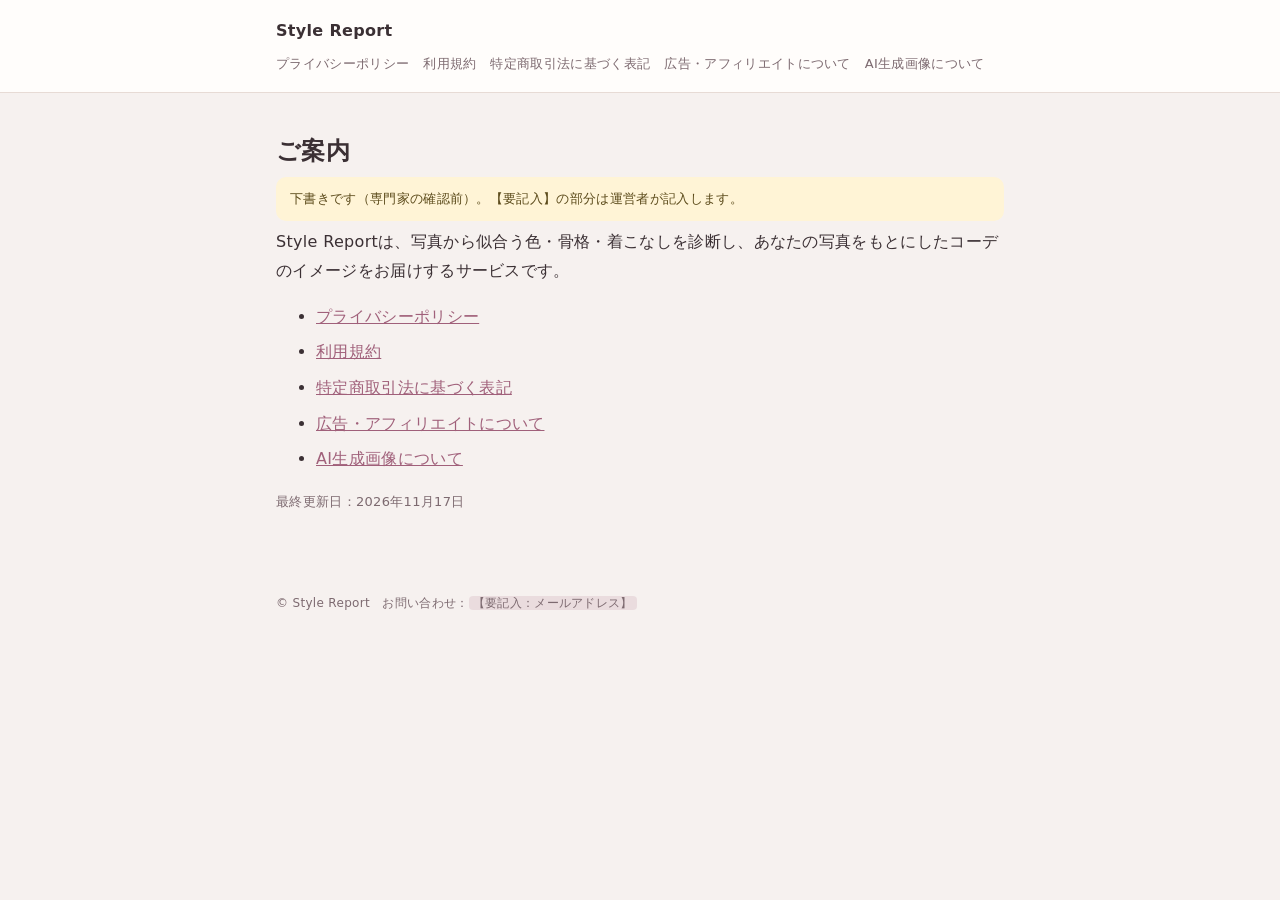
<file: index.html>
<!doctype html><html lang="ja"><head><meta charset="utf-8"><meta name="viewport" content="width=device-width,initial-scale=1">
<title>ご案内｜Style Report</title><link rel="stylesheet" href="style.css"><meta name="robots" content="index,follow"></head>
<body><header><div><a href="index.html">Style Report</a><nav><a href="privacy.html">プライバシーポリシー</a><a href="terms.html">利用規約</a><a href="tokushoho.html">特定商取引法に基づく表記</a><a href="ads.html">広告・アフィリエイトについて</a><a href="ai.html">AI生成画像について</a></nav></div></header>
<main><h1>ご案内</h1><p class="draft">下書きです（専門家の確認前）。【要記入】の部分は運営者が記入します。</p><p>Style Reportは、写真から似合う色・骨格・着こなしを診断し、あなたの写真をもとにしたコーデのイメージをお届けするサービスです。</p>
<ul><li><a href="privacy.html">プライバシーポリシー</a></li><li><a href="terms.html">利用規約</a></li><li><a href="tokushoho.html">特定商取引法に基づく表記</a></li><li><a href="ads.html">広告・アフィリエイトについて</a></li><li><a href="ai.html">AI生成画像について</a></li></ul><p class="note">最終更新日：2026年11月17日</p></main>
<footer>© Style Report　お問い合わせ：<span class="fill">【要記入：メールアドレス】</span></footer></body></html>
</file>
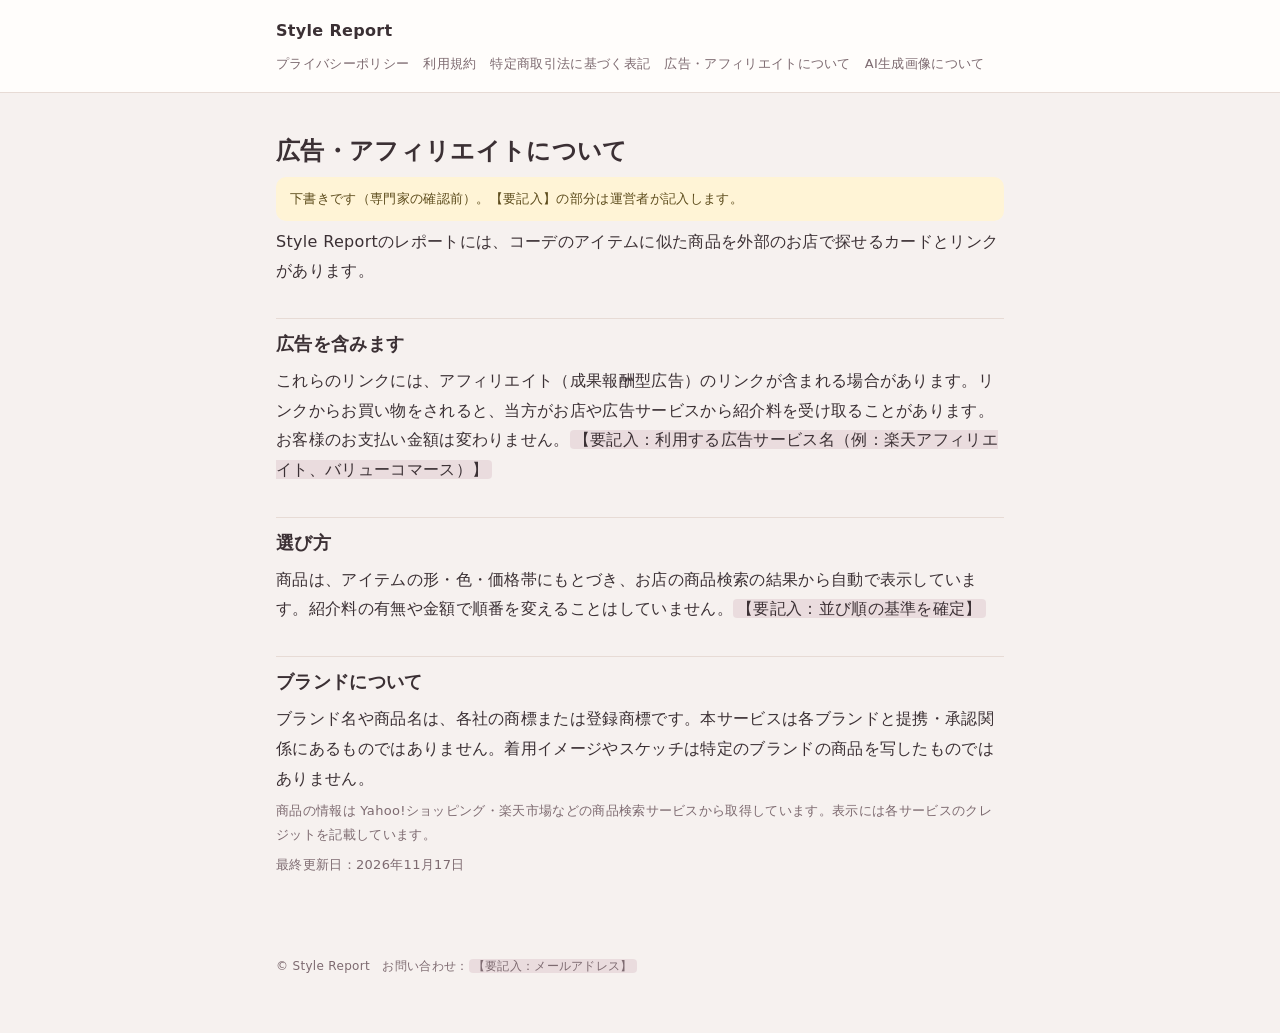
<file: ads.html>
<!doctype html><html lang="ja"><head><meta charset="utf-8"><meta name="viewport" content="width=device-width,initial-scale=1">
<title>広告・アフィリエイトについて｜Style Report</title><link rel="stylesheet" href="style.css"><meta name="robots" content="index,follow"></head>
<body><header><div><a href="index.html">Style Report</a><nav><a href="privacy.html">プライバシーポリシー</a><a href="terms.html">利用規約</a><a href="tokushoho.html">特定商取引法に基づく表記</a><a href="ads.html">広告・アフィリエイトについて</a><a href="ai.html">AI生成画像について</a></nav></div></header>
<main><h1>広告・アフィリエイトについて</h1><p class="draft">下書きです（専門家の確認前）。【要記入】の部分は運営者が記入します。</p>
<p>Style Reportのレポートには、コーデのアイテムに似た商品を外部のお店で探せるカードとリンクがあります。</p>
<h2>広告を含みます</h2>
<p>これらのリンクには、アフィリエイト（成果報酬型広告）のリンクが含まれる場合があります。リンクからお買い物をされると、当方がお店や広告サービスから紹介料を受け取ることがあります。お客様のお支払い金額は変わりません。<span class="fill">【要記入：利用する広告サービス名（例：楽天アフィリエイト、バリューコマース）】</span></p>
<h2>選び方</h2>
<p>商品は、アイテムの形・色・価格帯にもとづき、お店の商品検索の結果から自動で表示しています。紹介料の有無や金額で順番を変えることはしていません。<span class="fill">【要記入：並び順の基準を確定】</span></p>
<h2>ブランドについて</h2>
<p>ブランド名や商品名は、各社の商標または登録商標です。本サービスは各ブランドと提携・承認関係にあるものではありません。着用イメージやスケッチは特定のブランドの商品を写したものではありません。</p>
<p class="note">商品の情報は Yahoo!ショッピング・楽天市場などの商品検索サービスから取得しています。表示には各サービスのクレジットを記載しています。</p>
<p class="note">最終更新日：2026年11月17日</p></main>
<footer>© Style Report　お問い合わせ：<span class="fill">【要記入：メールアドレス】</span></footer></body></html>
</file>
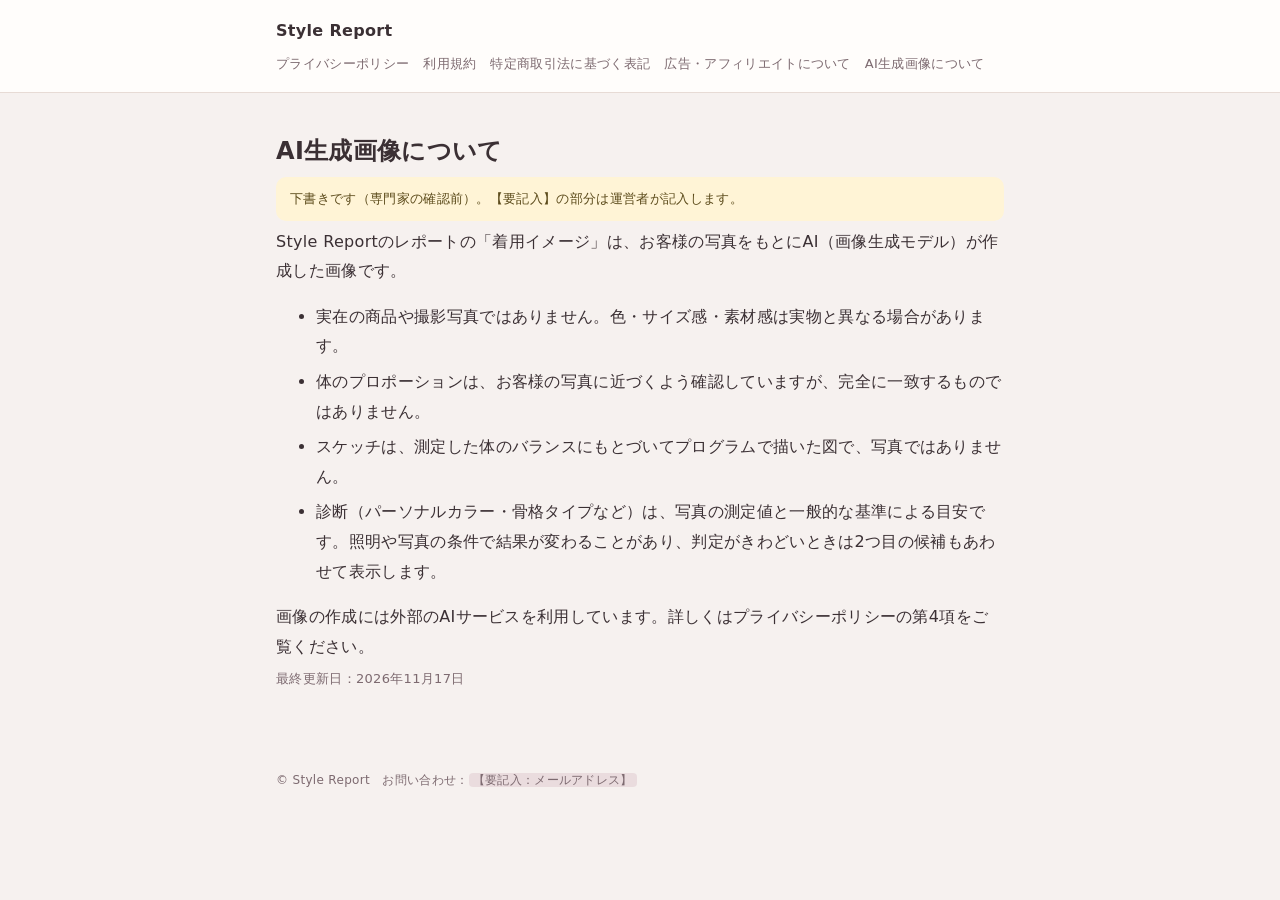
<file: ai.html>
<!doctype html><html lang="ja"><head><meta charset="utf-8"><meta name="viewport" content="width=device-width,initial-scale=1">
<title>AI生成画像について｜Style Report</title><link rel="stylesheet" href="style.css"><meta name="robots" content="index,follow"></head>
<body><header><div><a href="index.html">Style Report</a><nav><a href="privacy.html">プライバシーポリシー</a><a href="terms.html">利用規約</a><a href="tokushoho.html">特定商取引法に基づく表記</a><a href="ads.html">広告・アフィリエイトについて</a><a href="ai.html">AI生成画像について</a></nav></div></header>
<main><h1>AI生成画像について</h1><p class="draft">下書きです（専門家の確認前）。【要記入】の部分は運営者が記入します。</p>
<p>Style Reportのレポートの「着用イメージ」は、お客様の写真をもとにAI（画像生成モデル）が作成した画像です。</p>
<ul>
<li>実在の商品や撮影写真ではありません。色・サイズ感・素材感は実物と異なる場合があります。</li>
<li>体のプロポーションは、お客様の写真に近づくよう確認していますが、完全に一致するものではありません。</li>
<li>スケッチは、測定した体のバランスにもとづいてプログラムで描いた図で、写真ではありません。</li>
<li>診断（パーソナルカラー・骨格タイプなど）は、写真の測定値と一般的な基準による目安です。照明や写真の条件で結果が変わることがあり、判定がきわどいときは2つ目の候補もあわせて表示します。</li>
</ul>
<p>画像の作成には外部のAIサービスを利用しています。詳しくはプライバシーポリシーの第4項をご覧ください。</p>
<p class="note">最終更新日：2026年11月17日</p></main>
<footer>© Style Report　お問い合わせ：<span class="fill">【要記入：メールアドレス】</span></footer></body></html>
</file>
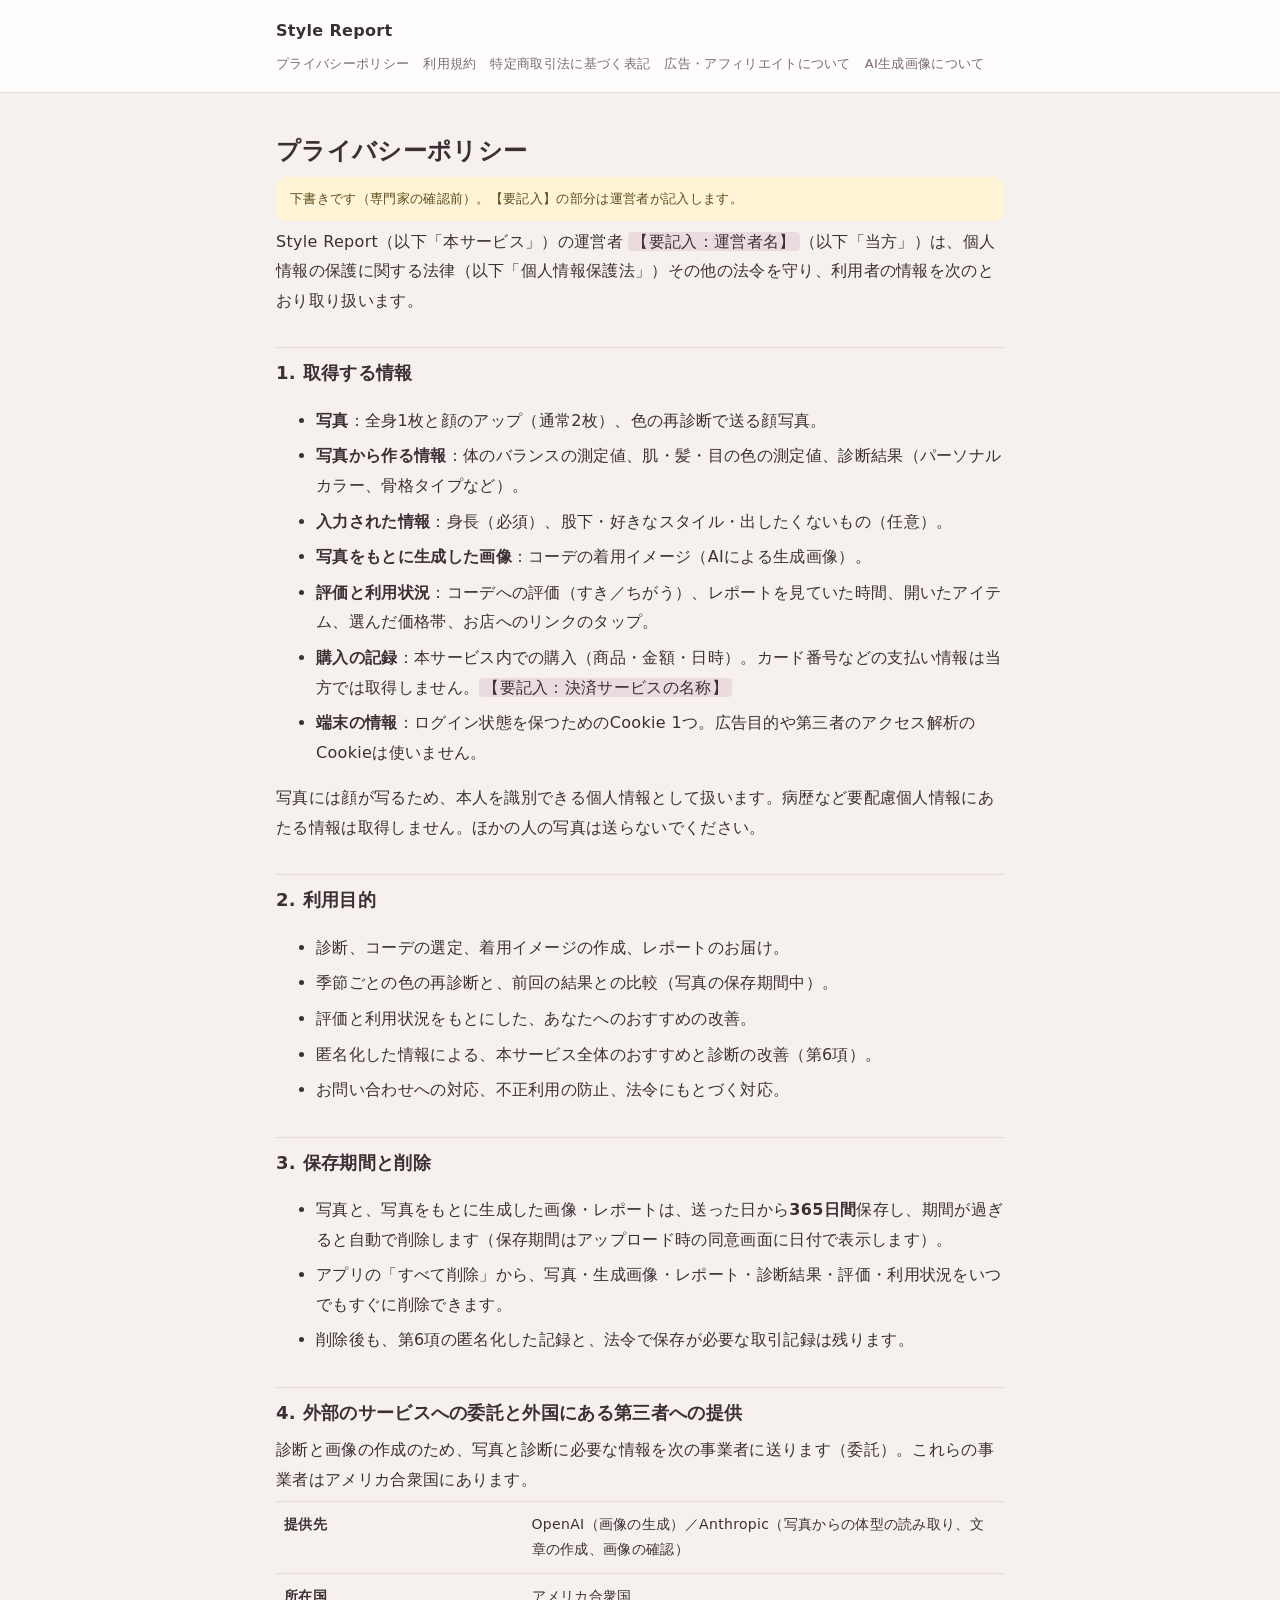
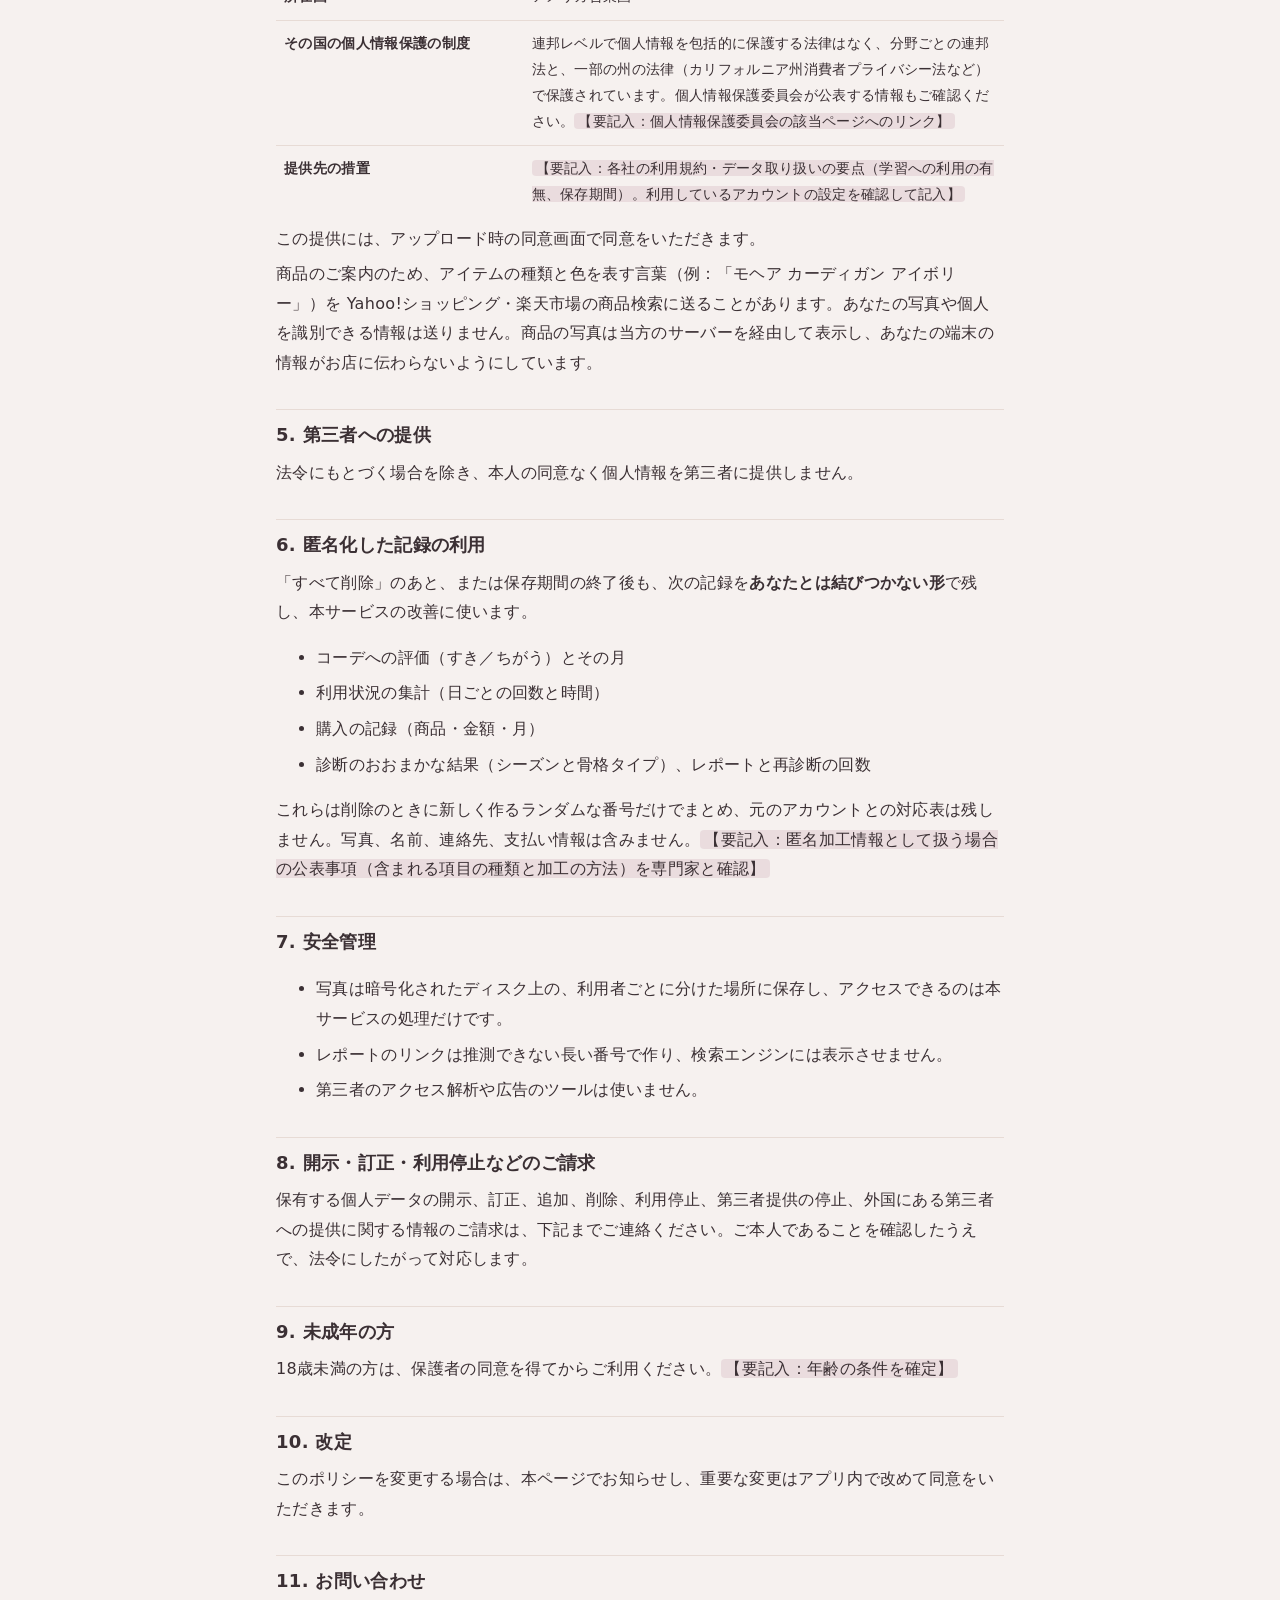
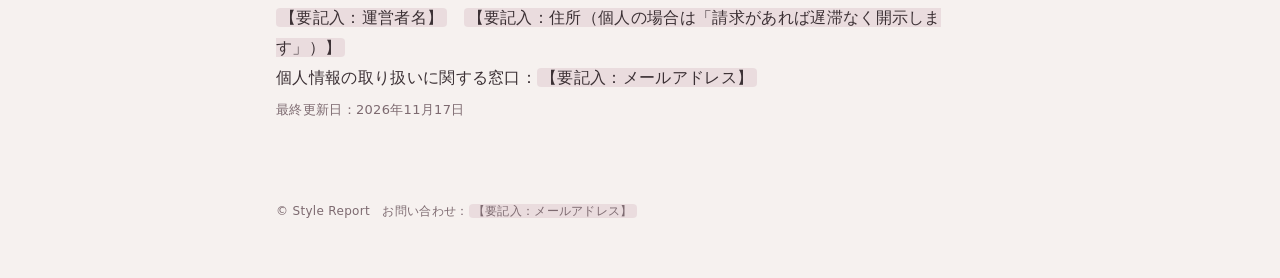
<file: privacy.html>
<!doctype html><html lang="ja"><head><meta charset="utf-8"><meta name="viewport" content="width=device-width,initial-scale=1">
<title>プライバシーポリシー｜Style Report</title><link rel="stylesheet" href="style.css"><meta name="robots" content="index,follow"></head>
<body><header><div><a href="index.html">Style Report</a><nav><a href="privacy.html">プライバシーポリシー</a><a href="terms.html">利用規約</a><a href="tokushoho.html">特定商取引法に基づく表記</a><a href="ads.html">広告・アフィリエイトについて</a><a href="ai.html">AI生成画像について</a></nav></div></header>
<main><h1>プライバシーポリシー</h1><p class="draft">下書きです（専門家の確認前）。【要記入】の部分は運営者が記入します。</p>
<p>Style Report（以下「本サービス」）の運営者 <span class="fill">【要記入：運営者名】</span>（以下「当方」）は、個人情報の保護に関する法律（以下「個人情報保護法」）その他の法令を守り、利用者の情報を次のとおり取り扱います。</p>

<h2>1. 取得する情報</h2>
<ul>
<li><b>写真</b>：全身1枚と顔のアップ（通常2枚）、色の再診断で送る顔写真。</li>
<li><b>写真から作る情報</b>：体のバランスの測定値、肌・髪・目の色の測定値、診断結果（パーソナルカラー、骨格タイプなど）。</li>
<li><b>入力された情報</b>：身長（必須）、股下・好きなスタイル・出したくないもの（任意）。</li>
<li><b>写真をもとに生成した画像</b>：コーデの着用イメージ（AIによる生成画像）。</li>
<li><b>評価と利用状況</b>：コーデへの評価（すき／ちがう）、レポートを見ていた時間、開いたアイテム、選んだ価格帯、お店へのリンクのタップ。</li>
<li><b>購入の記録</b>：本サービス内での購入（商品・金額・日時）。カード番号などの支払い情報は当方では取得しません。<span class="fill">【要記入：決済サービスの名称】</span></li>
<li><b>端末の情報</b>：ログイン状態を保つためのCookie 1つ。広告目的や第三者のアクセス解析のCookieは使いません。</li>
</ul>
<p>写真には顔が写るため、本人を識別できる個人情報として扱います。病歴など要配慮個人情報にあたる情報は取得しません。ほかの人の写真は送らないでください。</p>

<h2>2. 利用目的</h2>
<ul>
<li>診断、コーデの選定、着用イメージの作成、レポートのお届け。</li>
<li>季節ごとの色の再診断と、前回の結果との比較（写真の保存期間中）。</li>
<li>評価と利用状況をもとにした、あなたへのおすすめの改善。</li>
<li>匿名化した情報による、本サービス全体のおすすめと診断の改善（第6項）。</li>
<li>お問い合わせへの対応、不正利用の防止、法令にもとづく対応。</li>
</ul>

<h2>3. 保存期間と削除</h2>
<ul>
<li>写真と、写真をもとに生成した画像・レポートは、送った日から<b>365日間</b>保存し、期間が過ぎると自動で削除します（保存期間はアップロード時の同意画面に日付で表示します）。</li>
<li>アプリの「すべて削除」から、写真・生成画像・レポート・診断結果・評価・利用状況をいつでもすぐに削除できます。</li>
<li>削除後も、第6項の匿名化した記録と、法令で保存が必要な取引記録は残ります。</li>
</ul>

<h2>4. 外部のサービスへの委託と外国にある第三者への提供</h2>
<p>診断と画像の作成のため、写真と診断に必要な情報を次の事業者に送ります（委託）。これらの事業者はアメリカ合衆国にあります。</p>
<table>
<tr><th>提供先</th><td>OpenAI（画像の生成）／Anthropic（写真からの体型の読み取り、文章の作成、画像の確認）</td></tr>
<tr><th>所在国</th><td>アメリカ合衆国</td></tr>
<tr><th>その国の個人情報保護の制度</th><td>連邦レベルで個人情報を包括的に保護する法律はなく、分野ごとの連邦法と、一部の州の法律（カリフォルニア州消費者プライバシー法など）で保護されています。個人情報保護委員会が公表する情報もご確認ください。<span class="fill">【要記入：個人情報保護委員会の該当ページへのリンク】</span></td></tr>
<tr><th>提供先の措置</th><td><span class="fill">【要記入：各社の利用規約・データ取り扱いの要点（学習への利用の有無、保存期間）。利用しているアカウントの設定を確認して記入】</span></td></tr>
</table>
<p>この提供には、アップロード時の同意画面で同意をいただきます。</p>
<p>商品のご案内のため、アイテムの種類と色を表す言葉（例：「モヘア カーディガン アイボリー」）を Yahoo!ショッピング・楽天市場の商品検索に送ることがあります。あなたの写真や個人を識別できる情報は送りません。商品の写真は当方のサーバーを経由して表示し、あなたの端末の情報がお店に伝わらないようにしています。</p>

<h2>5. 第三者への提供</h2>
<p>法令にもとづく場合を除き、本人の同意なく個人情報を第三者に提供しません。</p>

<h2>6. 匿名化した記録の利用</h2>
<p>「すべて削除」のあと、または保存期間の終了後も、次の記録を<b>あなたとは結びつかない形</b>で残し、本サービスの改善に使います。</p>
<ul>
<li>コーデへの評価（すき／ちがう）とその月</li>
<li>利用状況の集計（日ごとの回数と時間）</li>
<li>購入の記録（商品・金額・月）</li>
<li>診断のおおまかな結果（シーズンと骨格タイプ）、レポートと再診断の回数</li>
</ul>
<p>これらは削除のときに新しく作るランダムな番号だけでまとめ、元のアカウントとの対応表は残しません。写真、名前、連絡先、支払い情報は含みません。<span class="fill">【要記入：匿名加工情報として扱う場合の公表事項（含まれる項目の種類と加工の方法）を専門家と確認】</span></p>

<h2>7. 安全管理</h2>
<ul>
<li>写真は暗号化されたディスク上の、利用者ごとに分けた場所に保存し、アクセスできるのは本サービスの処理だけです。</li>
<li>レポートのリンクは推測できない長い番号で作り、検索エンジンには表示させません。</li>
<li>第三者のアクセス解析や広告のツールは使いません。</li>
</ul>

<h2>8. 開示・訂正・利用停止などのご請求</h2>
<p>保有する個人データの開示、訂正、追加、削除、利用停止、第三者提供の停止、外国にある第三者への提供に関する情報のご請求は、下記までご連絡ください。ご本人であることを確認したうえで、法令にしたがって対応します。</p>

<h2>9. 未成年の方</h2>
<p>18歳未満の方は、保護者の同意を得てからご利用ください。<span class="fill">【要記入：年齢の条件を確定】</span></p>

<h2>10. 改定</h2>
<p>このポリシーを変更する場合は、本ページでお知らせし、重要な変更はアプリ内で改めて同意をいただきます。</p>

<h2>11. お問い合わせ</h2>
<p><span class="fill">【要記入：運営者名】</span>　<span class="fill">【要記入：住所（個人の場合は「請求があれば遅滞なく開示します」）】</span><br>個人情報の取り扱いに関する窓口：<span class="fill">【要記入：メールアドレス】</span></p>
<p class="note">最終更新日：2026年11月17日</p></main>
<footer>© Style Report　お問い合わせ：<span class="fill">【要記入：メールアドレス】</span></footer></body></html>
</file>
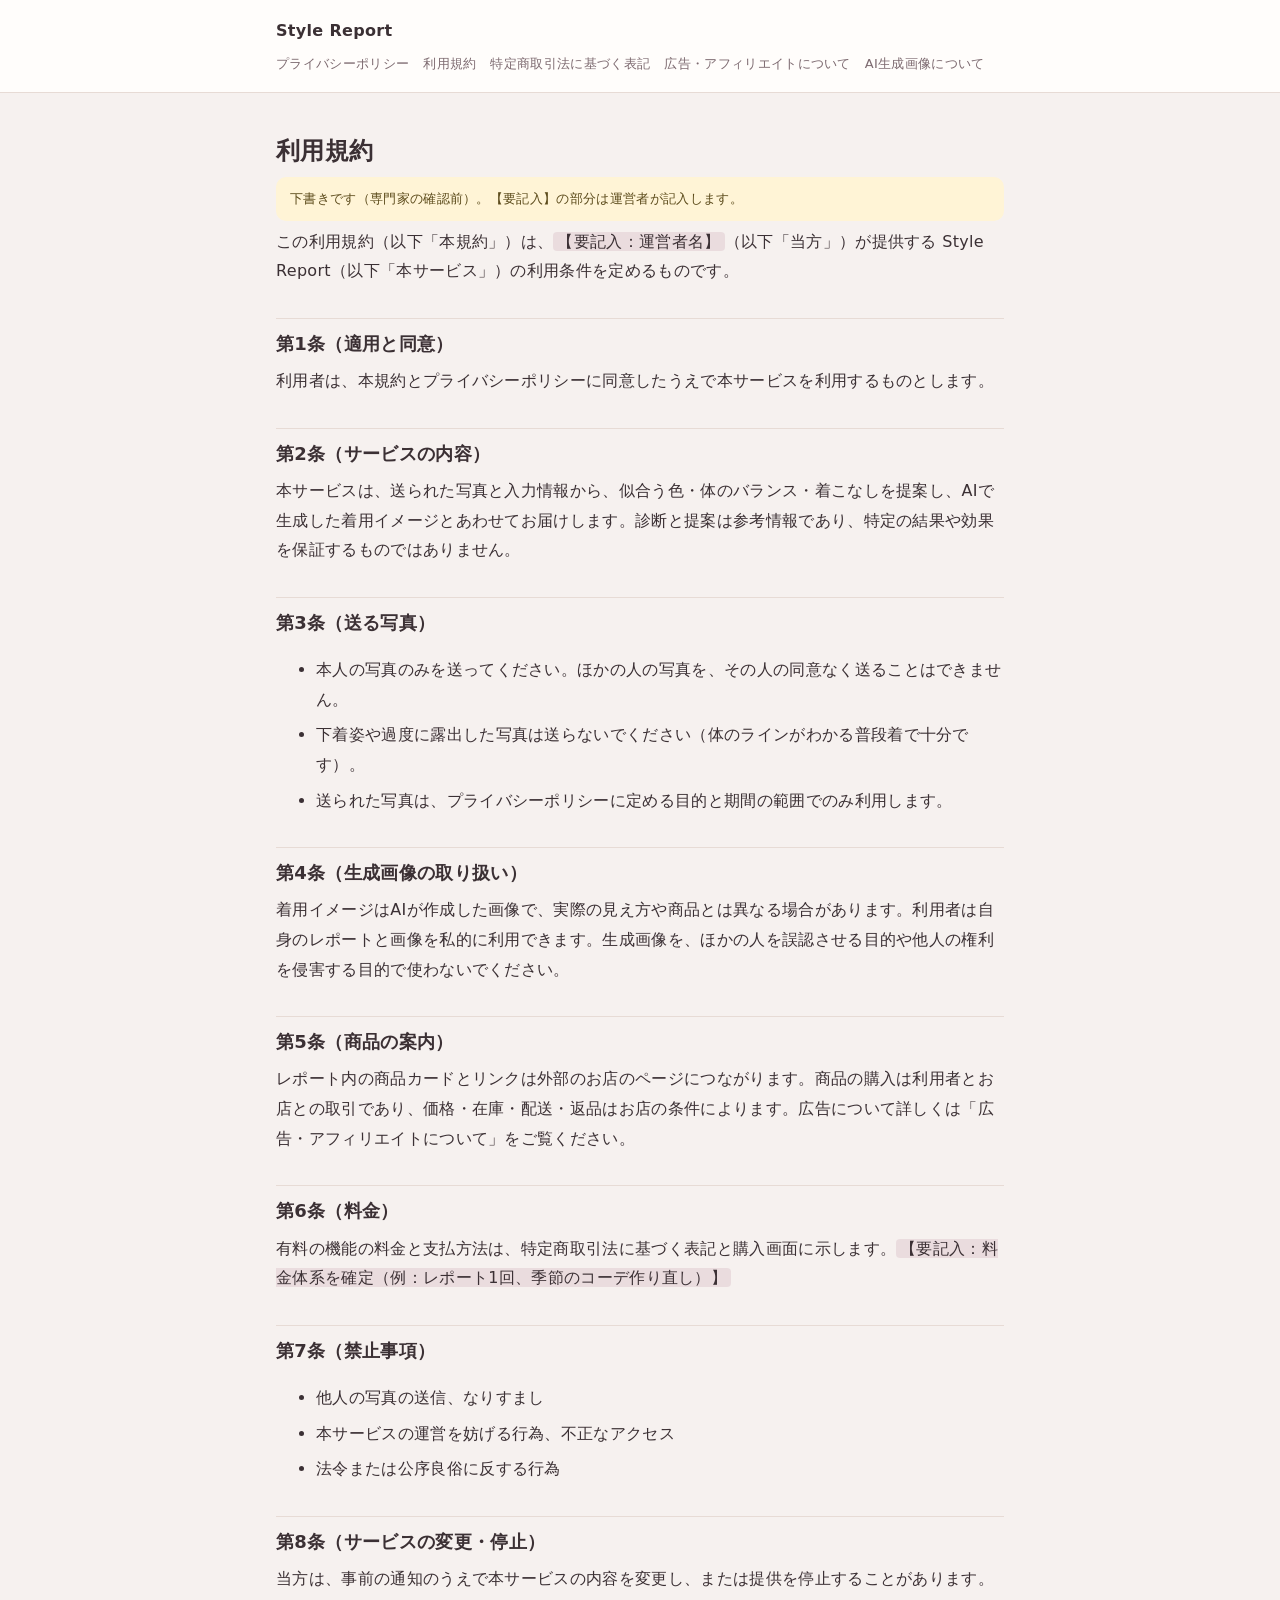
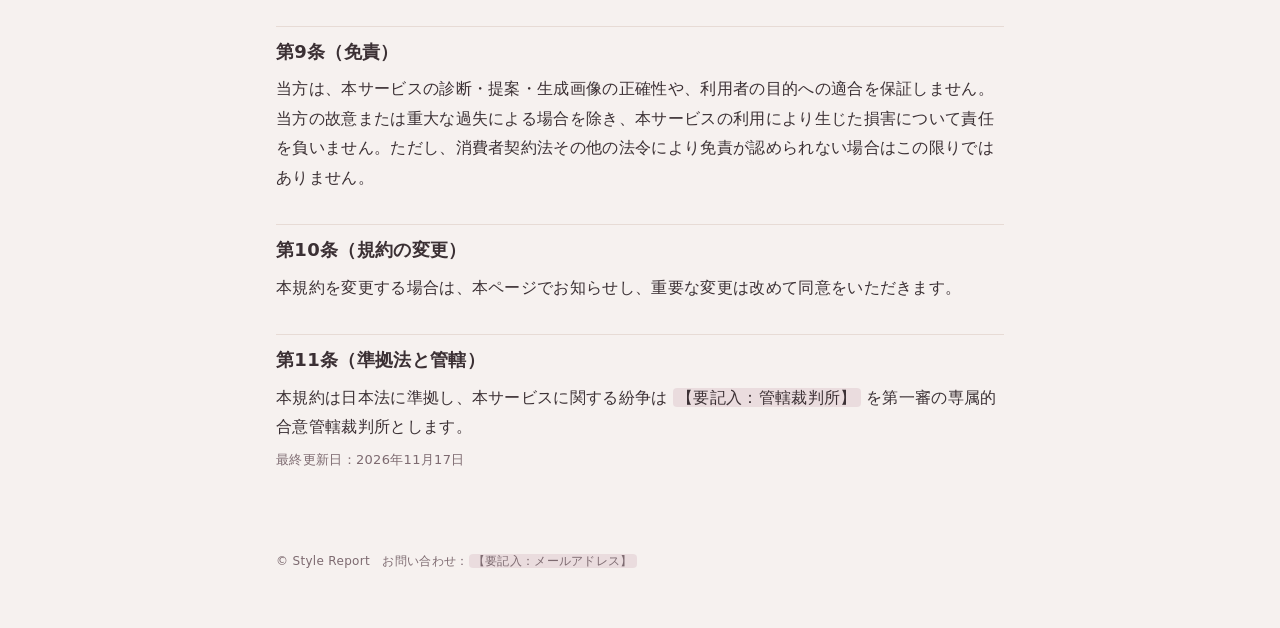
<file: terms.html>
<!doctype html><html lang="ja"><head><meta charset="utf-8"><meta name="viewport" content="width=device-width,initial-scale=1">
<title>利用規約｜Style Report</title><link rel="stylesheet" href="style.css"><meta name="robots" content="index,follow"></head>
<body><header><div><a href="index.html">Style Report</a><nav><a href="privacy.html">プライバシーポリシー</a><a href="terms.html">利用規約</a><a href="tokushoho.html">特定商取引法に基づく表記</a><a href="ads.html">広告・アフィリエイトについて</a><a href="ai.html">AI生成画像について</a></nav></div></header>
<main><h1>利用規約</h1><p class="draft">下書きです（専門家の確認前）。【要記入】の部分は運営者が記入します。</p>
<p>この利用規約（以下「本規約」）は、<span class="fill">【要記入：運営者名】</span>（以下「当方」）が提供する Style Report（以下「本サービス」）の利用条件を定めるものです。</p>
<h2>第1条（適用と同意）</h2><p>利用者は、本規約とプライバシーポリシーに同意したうえで本サービスを利用するものとします。</p>
<h2>第2条（サービスの内容）</h2><p>本サービスは、送られた写真と入力情報から、似合う色・体のバランス・着こなしを提案し、AIで生成した着用イメージとあわせてお届けします。診断と提案は参考情報であり、特定の結果や効果を保証するものではありません。</p>
<h2>第3条（送る写真）</h2>
<ul><li>本人の写真のみを送ってください。ほかの人の写真を、その人の同意なく送ることはできません。</li>
<li>下着姿や過度に露出した写真は送らないでください（体のラインがわかる普段着で十分です）。</li>
<li>送られた写真は、プライバシーポリシーに定める目的と期間の範囲でのみ利用します。</li></ul>
<h2>第4条（生成画像の取り扱い）</h2><p>着用イメージはAIが作成した画像で、実際の見え方や商品とは異なる場合があります。利用者は自身のレポートと画像を私的に利用できます。生成画像を、ほかの人を誤認させる目的や他人の権利を侵害する目的で使わないでください。</p>
<h2>第5条（商品の案内）</h2><p>レポート内の商品カードとリンクは外部のお店のページにつながります。商品の購入は利用者とお店との取引であり、価格・在庫・配送・返品はお店の条件によります。広告について詳しくは「広告・アフィリエイトについて」をご覧ください。</p>
<h2>第6条（料金）</h2><p>有料の機能の料金と支払方法は、特定商取引法に基づく表記と購入画面に示します。<span class="fill">【要記入：料金体系を確定（例：レポート1回、季節のコーデ作り直し）】</span></p>
<h2>第7条（禁止事項）</h2><ul><li>他人の写真の送信、なりすまし</li><li>本サービスの運営を妨げる行為、不正なアクセス</li><li>法令または公序良俗に反する行為</li></ul>
<h2>第8条（サービスの変更・停止）</h2><p>当方は、事前の通知のうえで本サービスの内容を変更し、または提供を停止することがあります。</p>
<h2>第9条（免責）</h2><p>当方は、本サービスの診断・提案・生成画像の正確性や、利用者の目的への適合を保証しません。当方の故意または重大な過失による場合を除き、本サービスの利用により生じた損害について責任を負いません。ただし、消費者契約法その他の法令により免責が認められない場合はこの限りではありません。</p>
<h2>第10条（規約の変更）</h2><p>本規約を変更する場合は、本ページでお知らせし、重要な変更は改めて同意をいただきます。</p>
<h2>第11条（準拠法と管轄）</h2><p>本規約は日本法に準拠し、本サービスに関する紛争は <span class="fill">【要記入：管轄裁判所】</span> を第一審の専属的合意管轄裁判所とします。</p>
<p class="note">最終更新日：2026年11月17日</p></main>
<footer>© Style Report　お問い合わせ：<span class="fill">【要記入：メールアドレス】</span></footer></body></html>
</file>
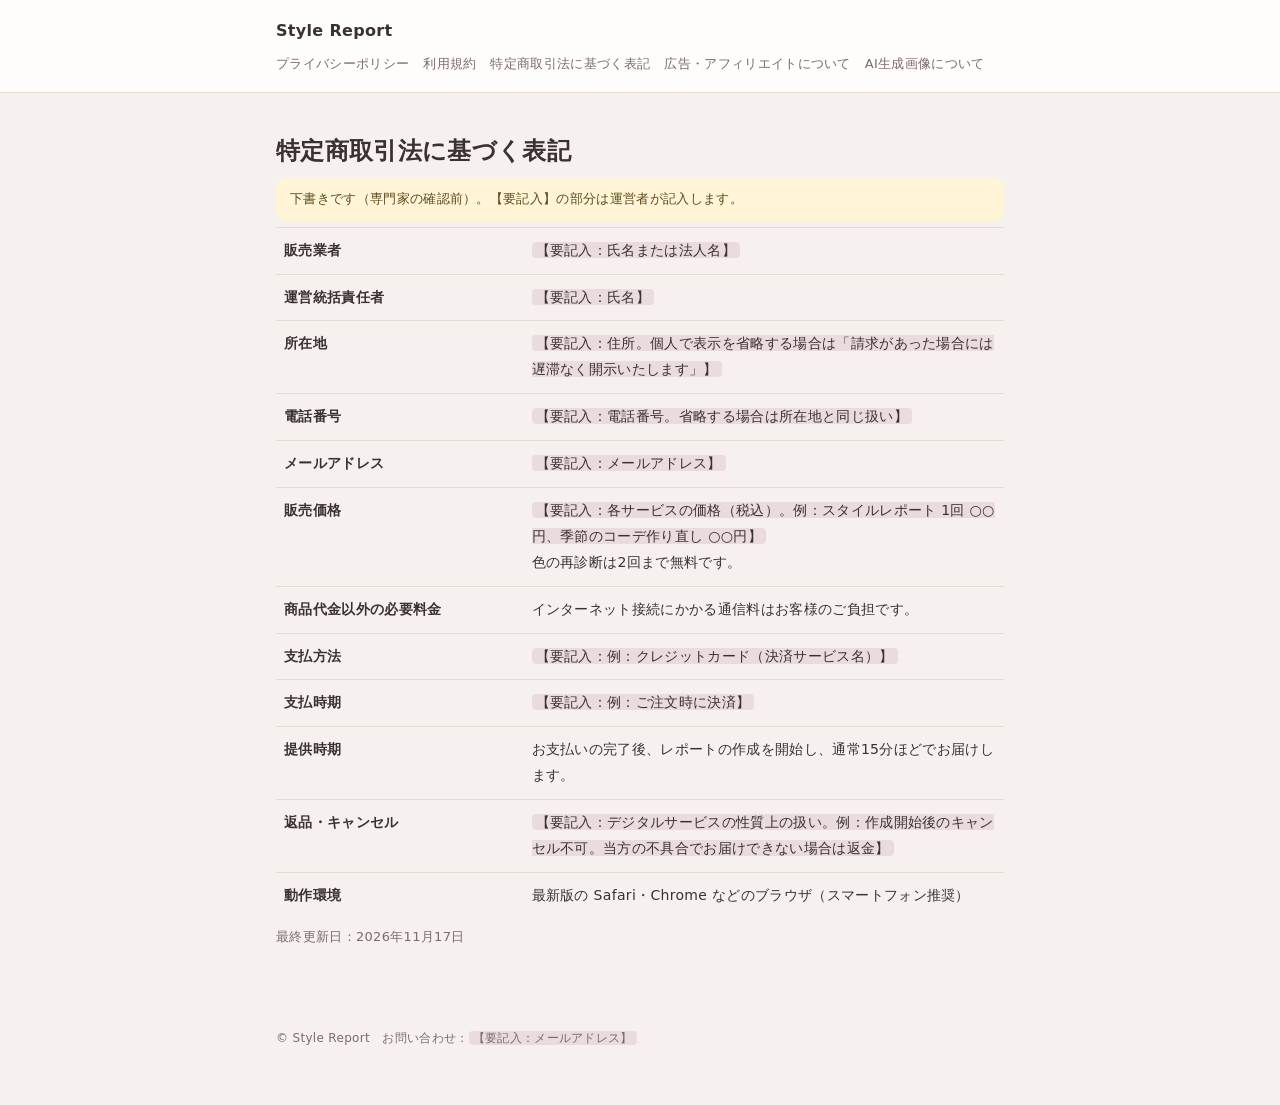
<file: tokushoho.html>
<!doctype html><html lang="ja"><head><meta charset="utf-8"><meta name="viewport" content="width=device-width,initial-scale=1">
<title>特定商取引法に基づく表記｜Style Report</title><link rel="stylesheet" href="style.css"><meta name="robots" content="index,follow"></head>
<body><header><div><a href="index.html">Style Report</a><nav><a href="privacy.html">プライバシーポリシー</a><a href="terms.html">利用規約</a><a href="tokushoho.html">特定商取引法に基づく表記</a><a href="ads.html">広告・アフィリエイトについて</a><a href="ai.html">AI生成画像について</a></nav></div></header>
<main><h1>特定商取引法に基づく表記</h1><p class="draft">下書きです（専門家の確認前）。【要記入】の部分は運営者が記入します。</p>
<table>
<tr><th>販売業者</th><td><span class="fill">【要記入：氏名または法人名】</span></td></tr>
<tr><th>運営統括責任者</th><td><span class="fill">【要記入：氏名】</span></td></tr>
<tr><th>所在地</th><td><span class="fill">【要記入：住所。個人で表示を省略する場合は「請求があった場合には遅滞なく開示いたします」】</span></td></tr>
<tr><th>電話番号</th><td><span class="fill">【要記入：電話番号。省略する場合は所在地と同じ扱い】</span></td></tr>
<tr><th>メールアドレス</th><td><span class="fill">【要記入：メールアドレス】</span></td></tr>
<tr><th>販売価格</th><td><span class="fill">【要記入：各サービスの価格（税込）。例：スタイルレポート 1回 ○○円、季節のコーデ作り直し ○○円】</span><br>色の再診断は2回まで無料です。</td></tr>
<tr><th>商品代金以外の必要料金</th><td>インターネット接続にかかる通信料はお客様のご負担です。</td></tr>
<tr><th>支払方法</th><td><span class="fill">【要記入：例：クレジットカード（決済サービス名）】</span></td></tr>
<tr><th>支払時期</th><td><span class="fill">【要記入：例：ご注文時に決済】</span></td></tr>
<tr><th>提供時期</th><td>お支払いの完了後、レポートの作成を開始し、通常15分ほどでお届けします。</td></tr>
<tr><th>返品・キャンセル</th><td><span class="fill">【要記入：デジタルサービスの性質上の扱い。例：作成開始後のキャンセル不可。当方の不具合でお届けできない場合は返金】</span></td></tr>
<tr><th>動作環境</th><td>最新版の Safari・Chrome などのブラウザ（スマートフォン推奨）</td></tr>
</table>
<p class="note">最終更新日：2026年11月17日</p></main>
<footer>© Style Report　お問い合わせ：<span class="fill">【要記入：メールアドレス】</span></footer></body></html>
</file>
<file: style.css>
:root{--bg:#f6f1ef;--card:#fffdfb;--ink:#3b3034;--muted:#7d6a70;--line:#e7dbd5;--accent:#a0607a}
@media (prefers-color-scheme:dark){:root{--bg:#1e1918;--card:#272120;--ink:#efe6e2;--muted:#b9a8ad;--line:#3a3230;--accent:#d49ab2}}
*{box-sizing:border-box}body{margin:0;background:var(--bg);color:var(--ink);font:16px/1.85 "Hiragino Sans","Noto Sans JP",system-ui,sans-serif;letter-spacing:.02em}
header{border-bottom:1px solid var(--line);background:var(--card)}header div,main{max-width:760px;margin:auto;padding:16px}
header a{color:var(--ink);text-decoration:none;font-weight:600}nav{display:flex;flex-wrap:wrap;gap:6px 14px;font-size:13px;margin-top:6px}nav a{font-weight:400;color:var(--muted)}
h1{font-size:24px;line-height:1.5;margin:24px 0 8px}h2{font-size:18px;margin:32px 0 6px;padding-top:8px;border-top:1px solid var(--line)}h3{font-size:15px;margin:18px 0 4px}
p,li{margin:6px 0}.note{color:var(--muted);font-size:13px}.draft{background:#fff4d6;color:#5b4a1a;border-radius:10px;padding:10px 14px;font-size:13px}
@media (prefers-color-scheme:dark){.draft{background:#3a3322;color:#f0dfb0}}
table{border-collapse:collapse;width:100%;font-size:14px}th,td{border-top:1px solid var(--line);padding:10px 8px;text-align:left;vertical-align:top}th{width:34%;font-weight:600}
.fill{background:rgba(160,96,122,.14);border-radius:4px;padding:0 4px}a{color:var(--accent)}footer{max-width:760px;margin:40px auto;padding:16px;color:var(--muted);font-size:12px}
</file>
